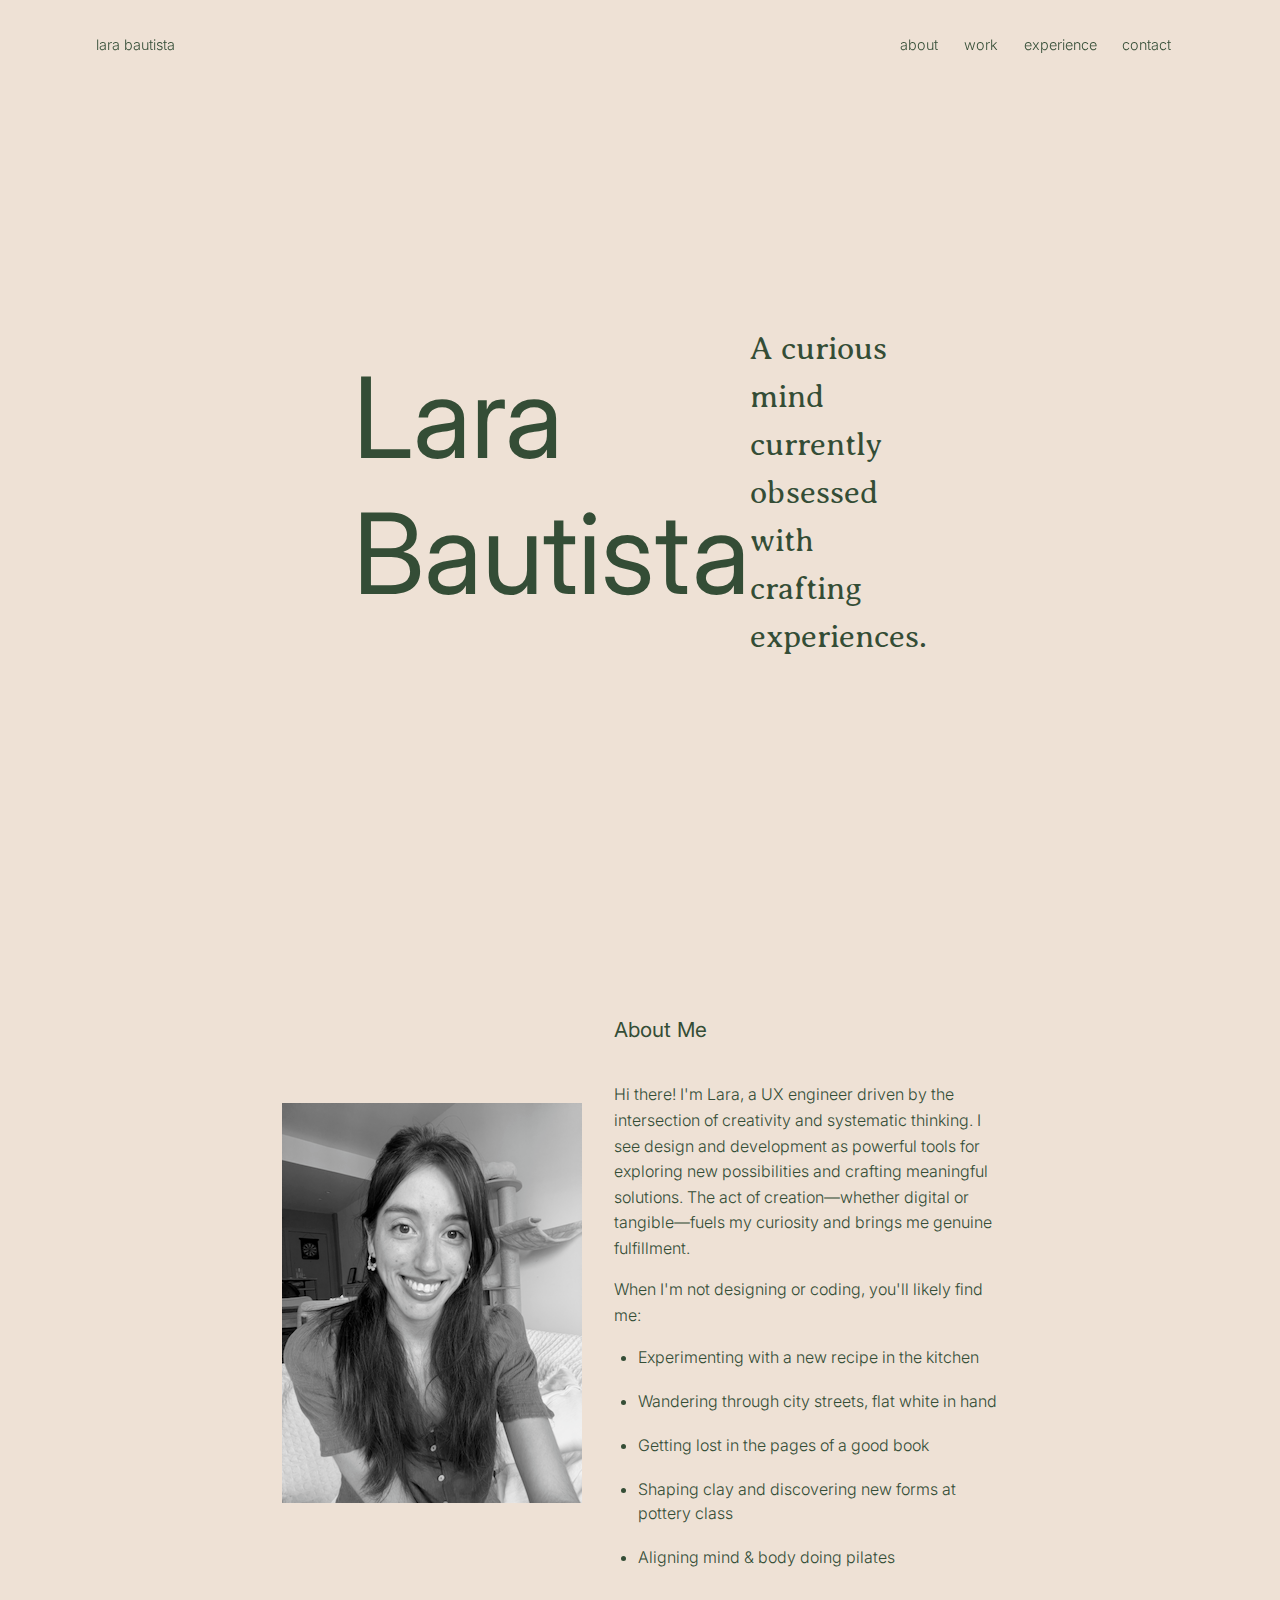
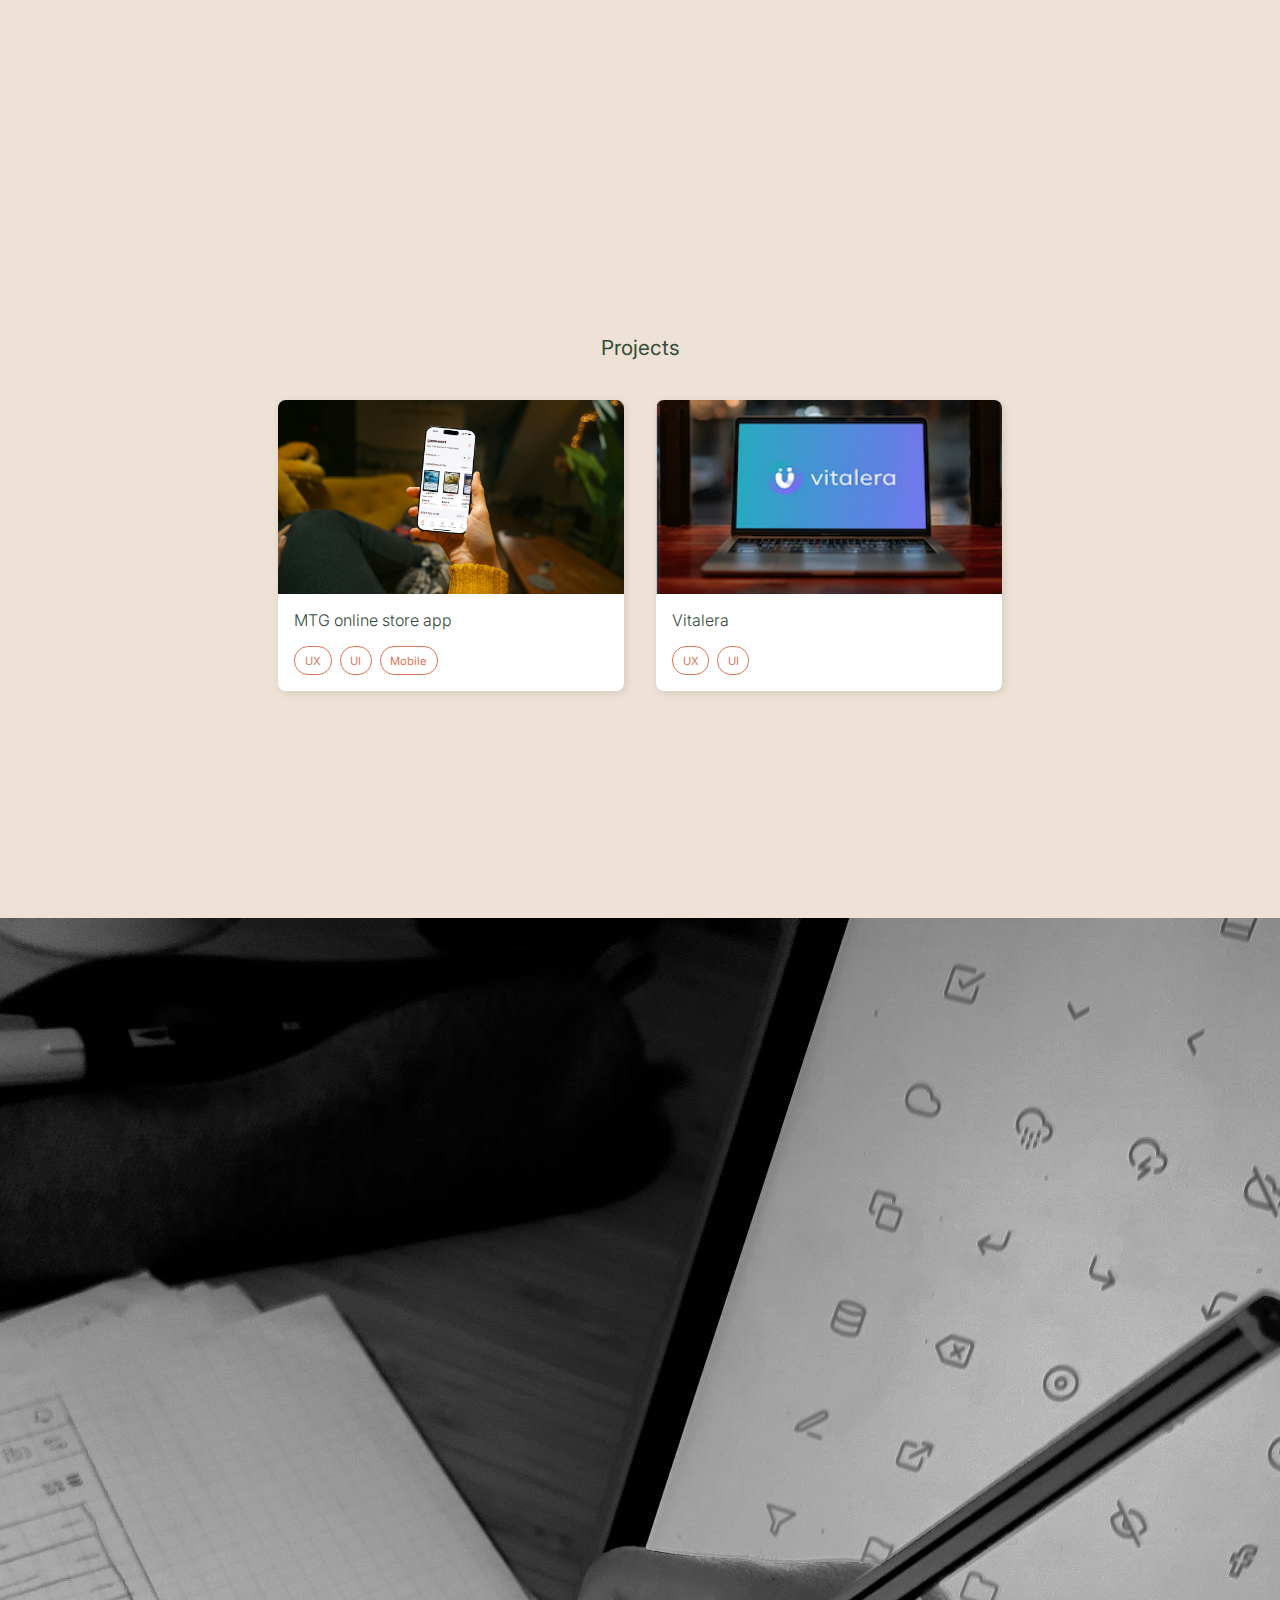
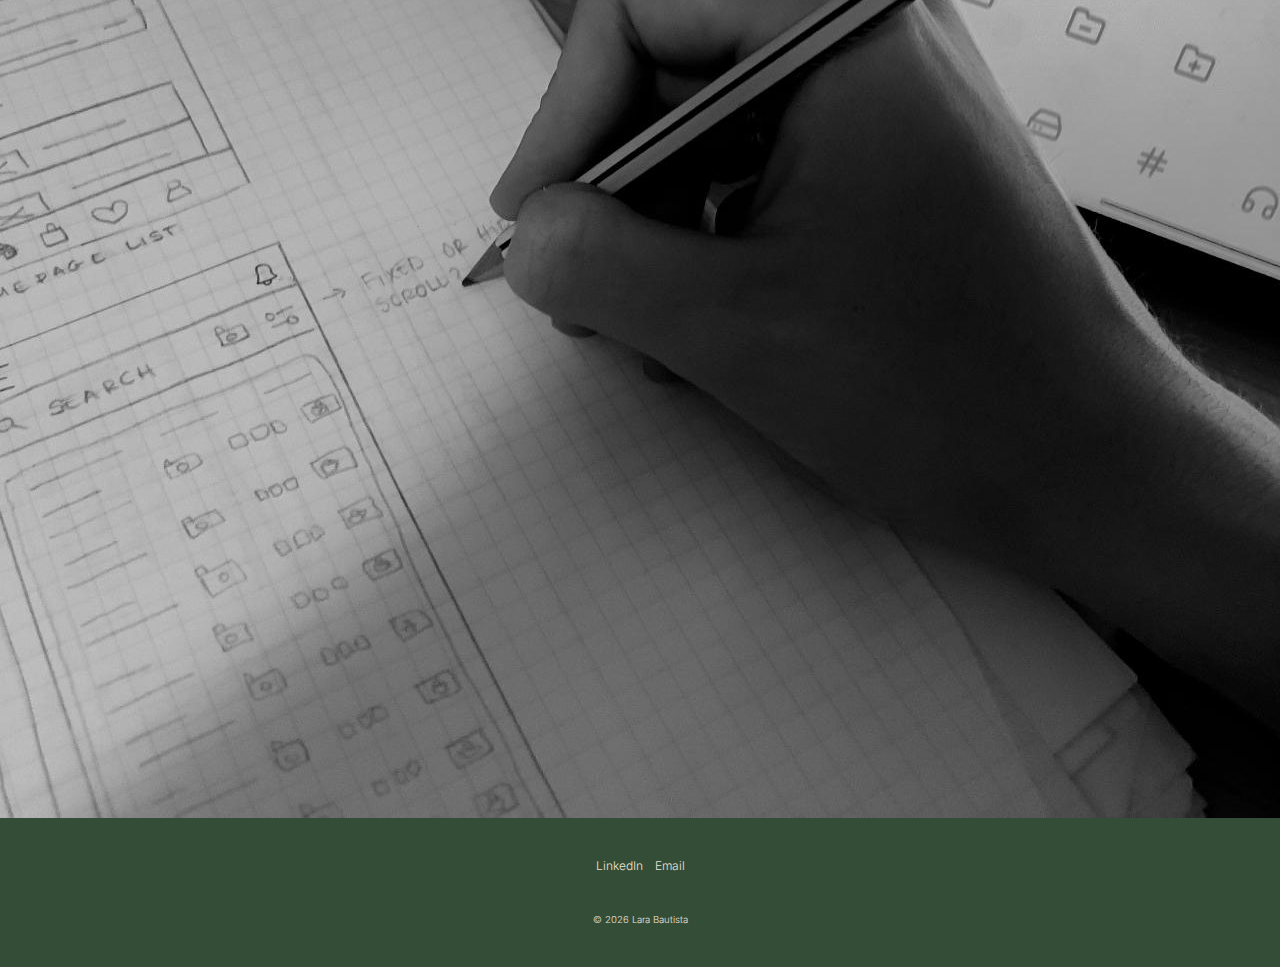
<file: portfolio/index.html>
<!DOCTYPE html>
<html lang="en">

<head>
    <meta charset="UTF-8">
    <meta name="viewport" content="width=device-width, initial-scale=1.0">
    <link rel="preconnect" href="https://fonts.googleapis.com">
    <link rel="preconnect" href="https://fonts.gstatic.com" crossorigin>
    <link
        href="https://fonts.googleapis.com/css2?family=Averia+Serif+Libre:ital,wght@0,300;0,400;0,700;1,300;1,400;1,700&family=Inter:ital,opsz,wght@0,14..32,100..900;1,14..32,100..900&display=swap"
        rel="stylesheet">
    <link rel="stylesheet" href="styles.css">
    <title>Lara's Webpage</title>
</head>

<body>
    <nav id="navbar" class="nav">
        <ul class="nav-list">
            <li class="nav-title">
                <a href="#welcome">lara bautista</a>
            </li>
            <li>
                <a href="#about">About</a>
            </li>
            <li>
                <a href="#projects">Work</a>
            </li>
            <li>
                <a href="#experience">Experience</a>
            </li>
            <li>
                <a href="#contact">Contact</a>
            </li>
        </ul>
    </nav>
    <main>
        <section id="welcome" class="welcome-section">
            <h1>Lara<br /> Bautista</h1>
            <p class="subtitle">A curious mind currently obsessed with crafting experiences.</p>
        </section>

        <section id="about" class="about-section">
            <img src="images/about.png" alt="Lara Bautista photo">
            <div class="about-content">
                <h2>About Me</h2>
                <p>Hi there! I'm Lara, a UX engineer driven by the intersection of creativity and systematic thinking. I
                    see
                    design and development as powerful tools for exploring new possibilities and crafting meaningful
                    solutions. The act of creation—whether digital or tangible—fuels my curiosity and brings me genuine
                    fulfillment.</p>

                <p>When I'm not designing or coding, you'll likely find me:</p>

                <ul class="hobbies-list">
                    <li>Experimenting with a new recipe in the kitchen</li>
                    <li>Wandering through city streets, flat white in hand </li>
                    <li>Getting lost in the pages of a good book </li>
                    <li>Shaping clay and discovering new forms at pottery class </li>
                    <li>Aligning mind & body doing pilates </li>
                </ul>
            </div>
        </section>

        <section id="projects" class="projects-section">
            <h2>Projects</h2>
            <div class="projects-box">
                <article class="project-card">
                    <img src="images/projects/cardmarket.png"
                        alt="MTG online store app - cardmarket project screenshot">
                    <div class="project-info">
                        <h3>MTG online store app</h3>
                        <div class="labels">
                            <span class="label">UX</span>
                            <span class="label">UI</span>
                            <span class="label">Mobile</span>
                        </div>
                    </div>
                </article>
                <article class="project-card">
                    <img src="images/projects/vitalera.png"
                        alt="Remote patient monitoring platform - Vitalera project screenshot">
                    <div class="project-info">
                        <h3>Vitalera</h3>
                        <div class="labels">
                            <span class="label">UX</span>
                            <span class="label">UI</span>
                        </div>
                    </div>
                </article>
            </div>
        </section>

        <section id="experience" class="experience-section">
            <img src="images/experience.jpg" alt="A hand holding a pen, sketching on a notebook">
            <div class="experience-content">
                <h2>Experience</h2>
                <div class="experience-title">
                    <h3>UX/UI Designer & Front-end Developer </h3>
                    <p>2020 - Present</p>
                </div>
                <a href="#" class="company-link">vitalera</a>
                <p>
                    From software developer intern to UX/UI specialist. I've bridged the gap between design vision and
                    technical reality, evolving from code-first to user-first thinking.
                </p>
                <table class="skills-table">
                    <tr>
                        <th>design & strategy</th>
                        <th>tools</th>
                    </tr>
                    <tr>
                        <td>Human-centered design</td>
                        <td>Figma</td>
                    </tr>
                    <tr>
                        <td>Value proposition</td>
                        <td>Miro</td>
                    </tr>
                    <tr>
                        <td>Co-creation</td>
                        <td>IDEs</td>
                    </tr>
                    <tr>
                        <td>Design research</td>
                        <td>Procreate</td>
                    </tr>
                    <tr>
                        <td>UX/UI prototyping</td>
                        <td>Github</td>
                    </tr>

                </table>
            </div>
        </section>
    </main>

    <footer>
        <div>
            <a href="#">LinkedIn</a> |
            <a href="mailto:larabautista16@gmail.com">Email</a>
        </div>
        <p>&copy; 2026 Lara Bautista</p>
    </footer>

</body>

</html>
</file>
<file: portfolio/styles.css>
html {
    scroll-behavior: smooth;
}

* {
    color: #344d36;
    box-sizing: border-box;
    margin: 0;
    padding: 0;
}

body {
    background-color: #EEE1D5;
    font-family: 'Inter', sans-serif;
}

a:hover {
    text-decoration: underline;
}

h1 {
    font-size: 7rem;
    font-weight: 400;
    margin-bottom: 1rem;
}

h2 {
    font-size: 1.3rem;
    font-weight: 400;
    margin-bottom: 2.5rem;
}

h3 {
    font-size: 1rem;
    font-weight: 300;
    margin-bottom: 1rem;
}

p,
li {
    line-height: 1.5;
    font-weight: 300;

}

/* Navbar styles */

nav {
    position: sticky;
    top: 0;
    background-color: #eee1d57a;
    backdrop-filter: blur(10px);
    z-index: 100;
    padding: 2rem 6rem;
}

.nav-list {
    display: flex;
    justify-content: space-between;
    align-items: center;

}


.nav-list li {
    list-style: none;

}

.nav-list li:not(:first-child) {
    margin: auto .8rem;
}

.nav-list li:first-child {
    margin-right: auto;
}

.nav-list li a {
    text-decoration: none;
    font-size: 0.9rem;
    text-transform: lowercase;

    &:hover {
        color: #D97557;
        text-decoration: underline;
    }
}

#nav-title {
    font-weight: 700;
}

/* Section styles */

section {
    min-height: 90dvh;
    scroll-margin-top: 4rem;
    display: flex;
    position: relative;

    justify-content: center;
    margin: 0 16rem;
}

/* Scroll indicator styles */
.scroll-indicator {
    display: flex;
    flex-direction: column;
    align-items: center;
    position: absolute;
    bottom: 2rem;
    left: 50%;
    transform: translateX(-50%);
    text-decoration: none;
    color: #344d36;
    opacity: 0.6;
    transition: opacity 0.3s ease, transform 0.3s ease;
}

.scroll-indicator:hover {
    opacity: 1;
    transform: translateX(-50%) translateY(4px);
    text-decoration: none;
}

.scroll-indicator svg {
    animation: bounce 2s infinite;
}

@keyframes bounce {

    0%,
    20%,
    50%,
    80%,
    100% {
        transform: translateY(0);
    }

    40% {
        transform: translateY(6px);
    }

    60% {
        transform: translateY(3px);
    }
}

/* images styles */
.image-container {

    height: 40vh;
    display: flex;
    justify-content: center;

}

.image-container img {
    max-width: 100%;
    max-height: 100%;
    object-fit: cover;
    border-radius: 8px;
}

/* Welcome section styles */

#welcome {
    padding: 0 12rem;
    display: flex;
    justify-content: center;
    align-items: center;

}

.welcome-content {
    width: 50%;

    text-align: left;

}


.subtitle {
    font-family: 'Averia Serif Libre', serif;
    font-size: 2rem;
}

/* About section styles */
#about,
#experience {
    align-items: center;
    gap: 2rem;
}

.about-content {
    width: 50%;
}

.about-content p {
    margin-bottom: 1rem;
    line-height: 1.6;
}

.hobbies-section {
    margin-top: 4rem;
}

.hobbies-list {
    list-style-type: disc;
    margin-left: 1.5rem;
}

.hobbies-list li {
    margin-bottom: 1.25rem;
}

#projects {
    flex-direction: column;
    align-items: center;
    padding: 2rem 0;
}

.projects-box {
    display: flex;
    gap: 2rem;
    width: 100%;
    justify-content: center;
}

.project-card {
    border-radius: 8px;
    overflow: hidden;
    width: 45%;
    max-width: 450px;
    box-shadow: 2px 2px 8px rgba(0, 0, 0, 0.1);
    background-color: #ffffff;
    transition: transform 0.3s ease-in-out;
    cursor: pointer;

    &:hover {
        transform: scale(1.02);
        box-shadow: 4px 4px 12px rgba(0, 0, 0, 0.15);
    }
}

.project-card img {
    width: 100%;
    aspect-ratio: 16 / 9;
    object-fit: cover;
    display: block;
}

.project-info {
    padding: 1rem;
}

.project-card h3 {
    font-size: 1rem;
    font-weight: 300;
    margin-bottom: 1rem;
}

.labels {
    display: flex;
    gap: 0.5rem;
    flex-wrap: wrap;
}

.label {
    font-size: 0.7rem;
    color: #D97557;
    border: 1px solid #D97557;
    padding: 0.4rem 0.6rem;
    border-radius: 14px;
}

/* Experience section styles */


.experience-title {
    display: flex;
    font-size: 1rem;
    justify-content: space-between;
}

.company-link {
    font-size: .8rem;
    color: #D97557;

    display: inline-block;
    margin: 0.5rem 0 1rem 0;
}

.skills-table {
    width: 100%;
    margin-top: 1.5rem;
    border-spacing: 2rem 0;
}

.skills-table th,
.skills-table td {
    width: 50%;
    padding: 1rem 0;
    text-align: left;
    font-size: .8rem;
}

.skills-table th {
    font-size: 1rem;
    font-weight: 300;
    color: #667267;
}

.skills-table tr:not(:last-child) td {
    border-bottom: 1px solid #344d36;
}

/* footer styles */

footer {
    text-align: center;
    padding: 2.5rem;
    font-size: 0.8rem;
    background-color: #344d36;
    display: flex;
    flex-direction: column;
    gap: 2.5rem;

}

footer a {
    text-decoration: none;
    font-weight: 300;
    font-size: 0.75rem;
}

footer a,
footer p {
    color: #EEE1D5;
}

footer p {
    font-size: 0.6rem;
}
</file>
